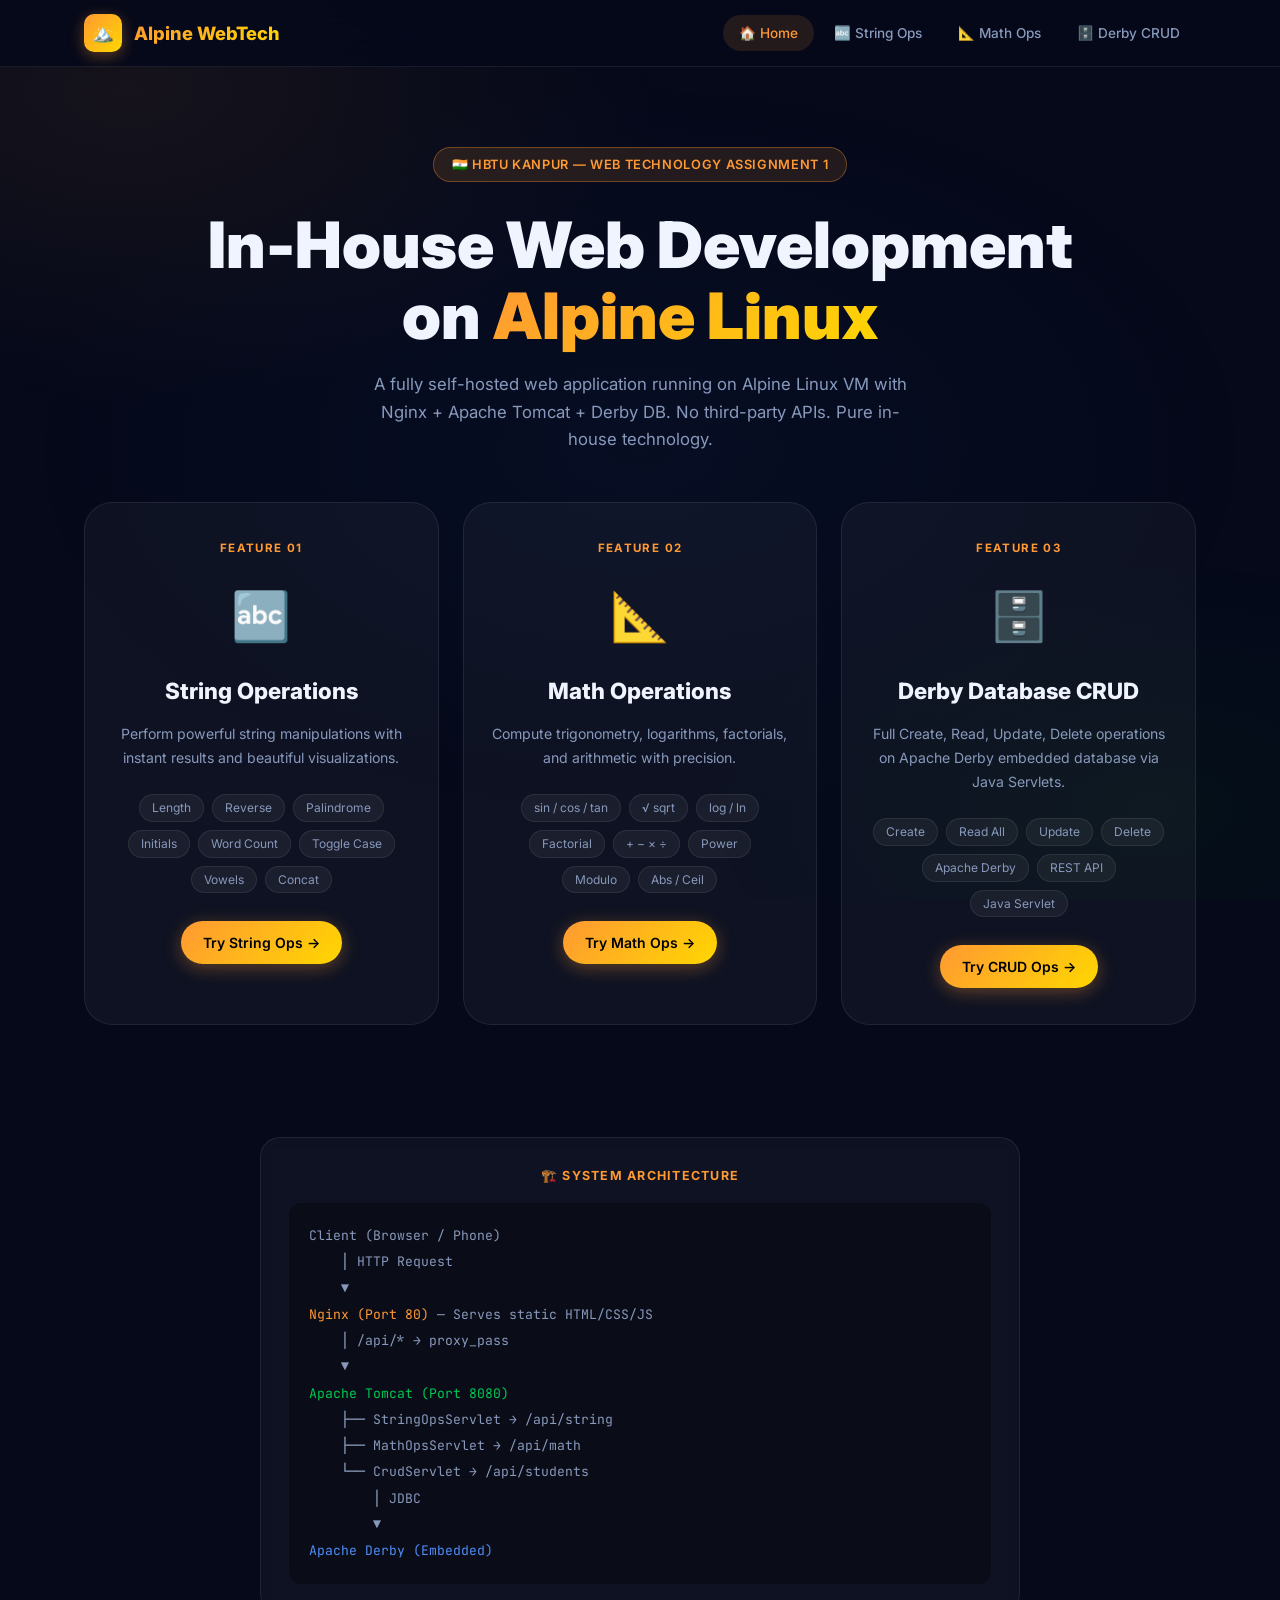
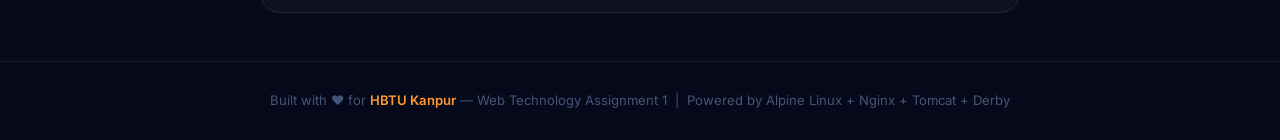
<file: src/main/webapp/index.html>
<!DOCTYPE html>
<html lang="en">
<head>
  <meta charset="UTF-8"/>
  <meta name="viewport" content="width=device-width, initial-scale=1.0"/>
  <meta name="description" content="Alpine WebTech — HBTU Assignment: String Operations, Math Operations, and CRUD on Derby DB running on Alpine Linux with Nginx and Apache Tomcat."/>
  <title>Alpine WebTech — HBTU Web Technology Assignment</title>
  <link rel="stylesheet" href="css/style.css"/>
</head>
<body>
<div class="page">

  <!-- NAVBAR -->
  <nav class="navbar">
    <div class="container nav-inner">
      <a href="index.html" class="nav-brand">
        <div class="nav-logo">🏔️</div>
        <span class="nav-title">Alpine WebTech</span>
      </a>
      <ul class="nav-links">
        <li><a href="index.html" class="active">🏠 Home</a></li>
        <li><a href="string-ops.html">🔤 String Ops</a></li>
        <li><a href="math-ops.html">📐 Math Ops</a></li>
        <li><a href="crud.html">🗄️ Derby CRUD</a></li>
      </ul>
    </div>
  </nav>

  <main>
    <!-- HERO -->
    <section class="hero">
      <div class="container">
        <div class="hero-badge">🇮🇳 HBTU Kanpur — Web Technology Assignment 1</div>
        <h1>In-House Web Development<br/>on <span>Alpine Linux</span></h1>
        <p>A fully self-hosted web application running on Alpine Linux VM with Nginx + Apache Tomcat + Derby DB. No third-party APIs. Pure in-house technology.</p>

        <!-- FEATURES GRID -->
        <div class="features-grid">

          <!-- Feature 1 -->
          <a href="string-ops.html" class="feat-card">
            <div class="feat-num">Feature 01</div>
            <span class="feat-icon">🔤</span>
            <div class="feat-title">String Operations</div>
            <div class="feat-desc">Perform powerful string manipulations with instant results and beautiful visualizations.</div>
            <div class="feat-tags">
              <span class="tag">Length</span>
              <span class="tag">Reverse</span>
              <span class="tag">Palindrome</span>
              <span class="tag">Initials</span>
              <span class="tag">Word Count</span>
              <span class="tag">Toggle Case</span>
              <span class="tag">Vowels</span>
              <span class="tag">Concat</span>
            </div>
            <span class="btn btn-primary">Try String Ops →</span>
          </a>

          <!-- Feature 2 -->
          <a href="math-ops.html" class="feat-card">
            <div class="feat-num">Feature 02</div>
            <span class="feat-icon">📐</span>
            <div class="feat-title">Math Operations</div>
            <div class="feat-desc">Compute trigonometry, logarithms, factorials, and arithmetic with precision.</div>
            <div class="feat-tags">
              <span class="tag">sin / cos / tan</span>
              <span class="tag">√ sqrt</span>
              <span class="tag">log / ln</span>
              <span class="tag">Factorial</span>
              <span class="tag">+ − × ÷</span>
              <span class="tag">Power</span>
              <span class="tag">Modulo</span>
              <span class="tag">Abs / Ceil</span>
            </div>
            <span class="btn btn-primary">Try Math Ops →</span>
          </a>

          <!-- Feature 3 -->
          <a href="crud.html" class="feat-card">
            <div class="feat-num">Feature 03</div>
            <span class="feat-icon">🗄️</span>
            <div class="feat-title">Derby Database CRUD</div>
            <div class="feat-desc">Full Create, Read, Update, Delete operations on Apache Derby embedded database via Java Servlets.</div>
            <div class="feat-tags">
              <span class="tag">Create</span>
              <span class="tag">Read All</span>
              <span class="tag">Update</span>
              <span class="tag">Delete</span>
              <span class="tag">Apache Derby</span>
              <span class="tag">REST API</span>
              <span class="tag">Java Servlet</span>
            </div>
            <span class="btn btn-primary">Try CRUD Ops →</span>
          </a>
        </div>
      </div>
    </section>

    <!-- ARCHITECTURE INFO -->
    <section style="padding:48px 0;">
      <div class="container">
        <div class="card" style="max-width:760px;margin:0 auto;text-align:center;">
          <div style="font-size:.78rem;font-weight:700;letter-spacing:.1em;text-transform:uppercase;color:var(--saffron);margin-bottom:16px;">🏗️ System Architecture</div>
          <div style="font-family:'JetBrains Mono',monospace;font-size:.82rem;color:var(--txt2);line-height:2;text-align:left;background:rgba(0,0,0,.3);border-radius:12px;padding:20px;">
            Client (Browser / Phone)<br/>
            &nbsp;&nbsp;&nbsp;&nbsp;│  HTTP Request<br/>
            &nbsp;&nbsp;&nbsp;&nbsp;▼<br/>
            <span style="color:var(--saffron)">Nginx (Port 80)</span> — Serves static HTML/CSS/JS<br/>
            &nbsp;&nbsp;&nbsp;&nbsp;│  /api/* → proxy_pass<br/>
            &nbsp;&nbsp;&nbsp;&nbsp;▼<br/>
            <span style="color:var(--green)">Apache Tomcat (Port 8080)</span><br/>
            &nbsp;&nbsp;&nbsp;&nbsp;├── StringOpsServlet → /api/string<br/>
            &nbsp;&nbsp;&nbsp;&nbsp;├── MathOpsServlet  → /api/math<br/>
            &nbsp;&nbsp;&nbsp;&nbsp;└── CrudServlet     → /api/students<br/>
            &nbsp;&nbsp;&nbsp;&nbsp;&nbsp;&nbsp;&nbsp;&nbsp;│  JDBC<br/>
            &nbsp;&nbsp;&nbsp;&nbsp;&nbsp;&nbsp;&nbsp;&nbsp;▼<br/>
            <span style="color:var(--blue)">Apache Derby (Embedded)</span>
          </div>
        </div>
      </div>
    </section>
  </main>

  <footer class="footer">
    <div class="container">
      Built with ❤️ for <span>HBTU Kanpur</span> — Web Technology Assignment 1 &nbsp;|&nbsp; Powered by Alpine Linux + Nginx + Tomcat + Derby
    </div>
  </footer>
</div>
<script src="js/config.js"></script>
</body>
</html>
</file>
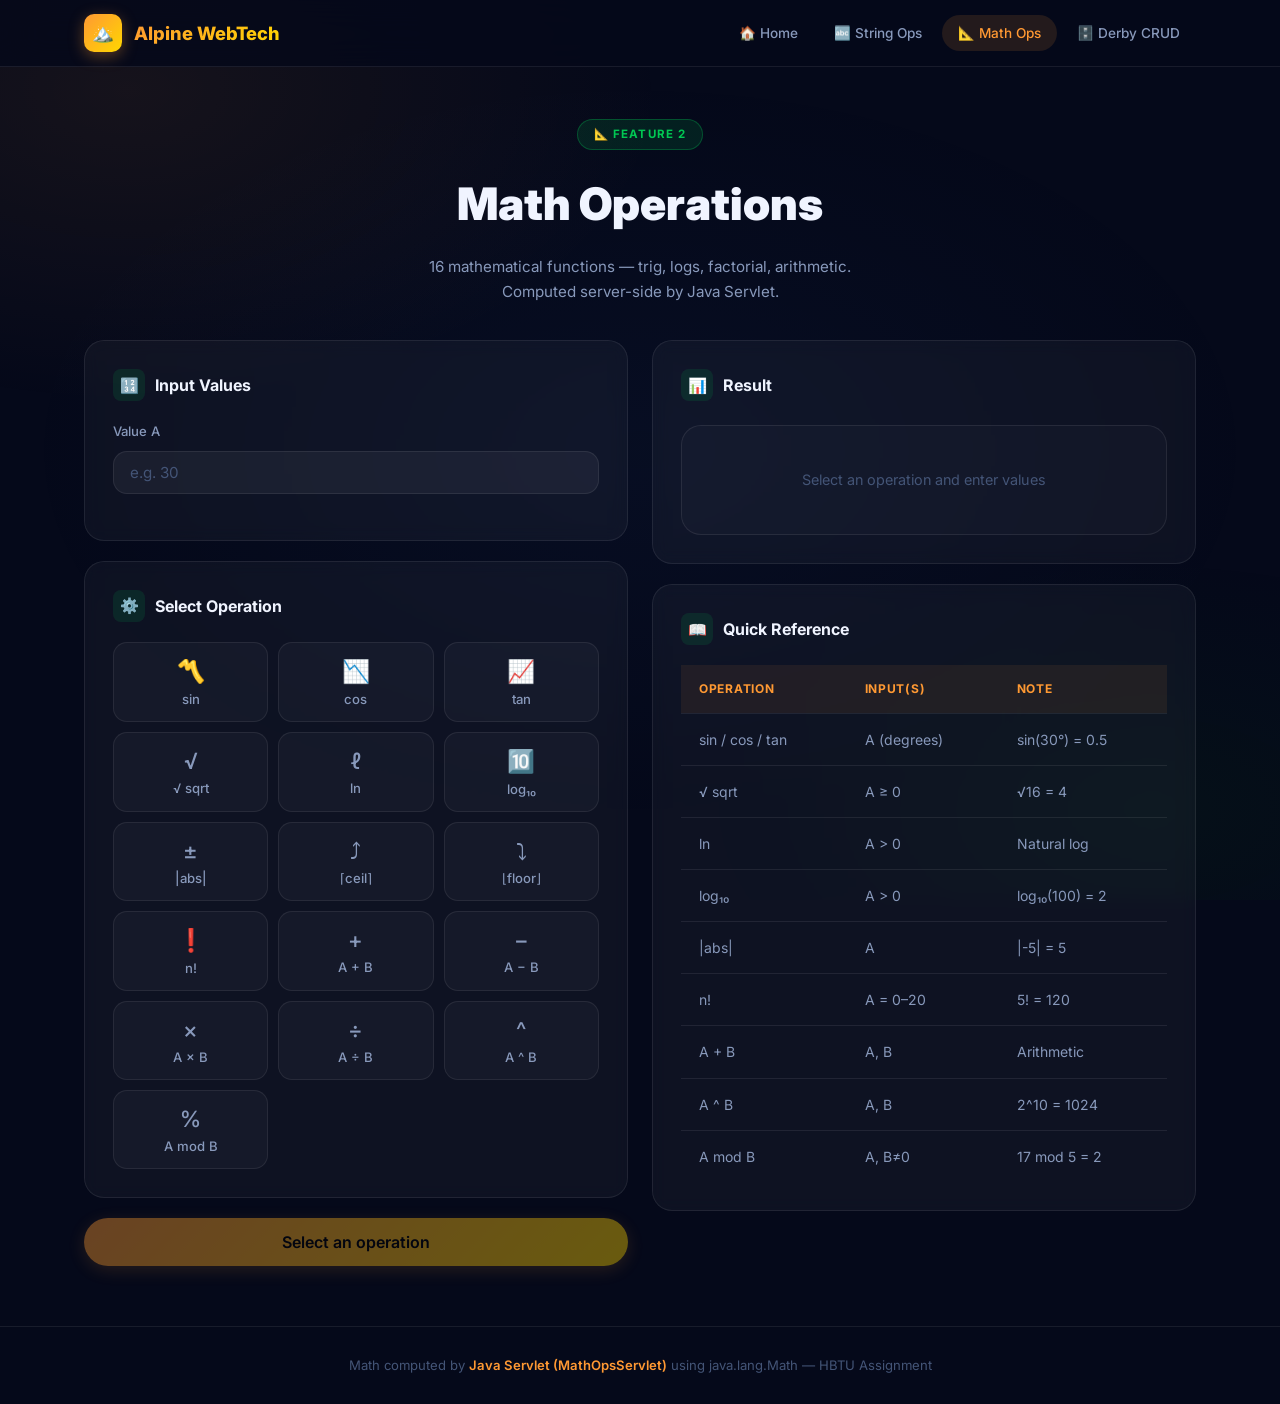
<file: src/main/webapp/math-ops.html>
<!DOCTYPE html>
<html lang="en">
<head>
  <meta charset="UTF-8"/>
  <meta name="viewport" content="width=device-width, initial-scale=1.0"/>
  <meta name="description" content="Math Operations — sin, cos, tan, sqrt, log, factorial, arithmetic. HBTU Web Tech Assignment."/>
  <title>Math Operations — Alpine WebTech</title>
  <link rel="stylesheet" href="css/style.css"/>
</head>
<body>
<div class="page">

  <nav class="navbar">
    <div class="container nav-inner">
      <a href="index.html" class="nav-brand">
        <div class="nav-logo">🏔️</div>
        <span class="nav-title">Alpine WebTech</span>
      </a>
      <ul class="nav-links">
        <li><a href="index.html">🏠 Home</a></li>
        <li><a href="string-ops.html">🔤 String Ops</a></li>
        <li><a href="math-ops.html" class="active">📐 Math Ops</a></li>
        <li><a href="crud.html">🗄️ Derby CRUD</a></li>
      </ul>
    </div>
  </nav>

  <main>
    <div class="page-header">
      <div class="container">
        <div class="page-badge badge-green">📐 Feature 2</div>
        <h1>Math Operations</h1>
        <p>16 mathematical functions — trig, logs, factorial, arithmetic. Computed server-side by Java Servlet.</p>
      </div>
    </div>

    <div class="container" style="padding-bottom:60px;">
      <div style="display:grid;grid-template-columns:1fr 1fr;gap:24px;align-items:start;">

        <!-- LEFT -->
        <div style="display:flex;flex-direction:column;gap:20px;">
          <div class="card">
            <div class="card-title"><span class="ct-icon ct-green">🔢</span> Input Values</div>

            <div class="form-group">
              <label class="form-label" id="a-label" for="a-val">Value A</label>
              <input class="form-input" id="a-val" type="number" step="any" placeholder="e.g. 30"/>
            </div>

            <div class="form-group" id="b-wrap" style="display:none;">
              <label class="form-label" for="b-val">Value B</label>
              <input class="form-input" id="b-val" type="number" step="any" placeholder="e.g. 5"/>
            </div>
          </div>

          <div class="card">
            <div class="card-title"><span class="ct-icon ct-green">⚙️</span> Select Operation</div>
            <div class="ops-grid" id="math-ops-grid"></div>
          </div>

          <button class="btn btn-primary btn-lg btn-block" id="math-run-btn" onclick="runMathOp()" disabled>
            Select an operation
          </button>
        </div>

        <!-- RIGHT -->
        <div style="display:flex;flex-direction:column;gap:20px;">
          <div class="card">
            <div class="card-title"><span class="ct-icon ct-green">📊</span> Result</div>
            <div class="result-box" id="math-result-box">
              <div class="result-placeholder">Select an operation and enter values</div>
            </div>
          </div>

          <div class="card">
            <div class="card-title"><span class="ct-icon ct-green">📖</span> Quick Reference</div>
            <table>
              <thead><tr><th>Operation</th><th>Input(s)</th><th>Note</th></tr></thead>
              <tbody>
                <tr><td>sin / cos / tan</td><td>A (degrees)</td><td>sin(30°) = 0.5</td></tr>
                <tr><td>√ sqrt</td><td>A ≥ 0</td><td>√16 = 4</td></tr>
                <tr><td>ln</td><td>A &gt; 0</td><td>Natural log</td></tr>
                <tr><td>log₁₀</td><td>A &gt; 0</td><td>log₁₀(100) = 2</td></tr>
                <tr><td>|abs|</td><td>A</td><td>|-5| = 5</td></tr>
                <tr><td>n!</td><td>A = 0–20</td><td>5! = 120</td></tr>
                <tr><td>A + B</td><td>A, B</td><td>Arithmetic</td></tr>
                <tr><td>A ^ B</td><td>A, B</td><td>2^10 = 1024</td></tr>
                <tr><td>A mod B</td><td>A, B≠0</td><td>17 mod 5 = 2</td></tr>
              </tbody>
            </table>
          </div>
        </div>
      </div>
    </div>
  </main>

  <footer class="footer">
    <div class="container">
      Math computed by <span>Java Servlet (MathOpsServlet)</span> using java.lang.Math — HBTU Assignment
    </div>
  </footer>
</div>

<div class="toast-stack" id="toast-stack"></div>
<script src="js/config.js"></script>
<script src="js/math-ops.js"></script>
</body>
</html>
</file>
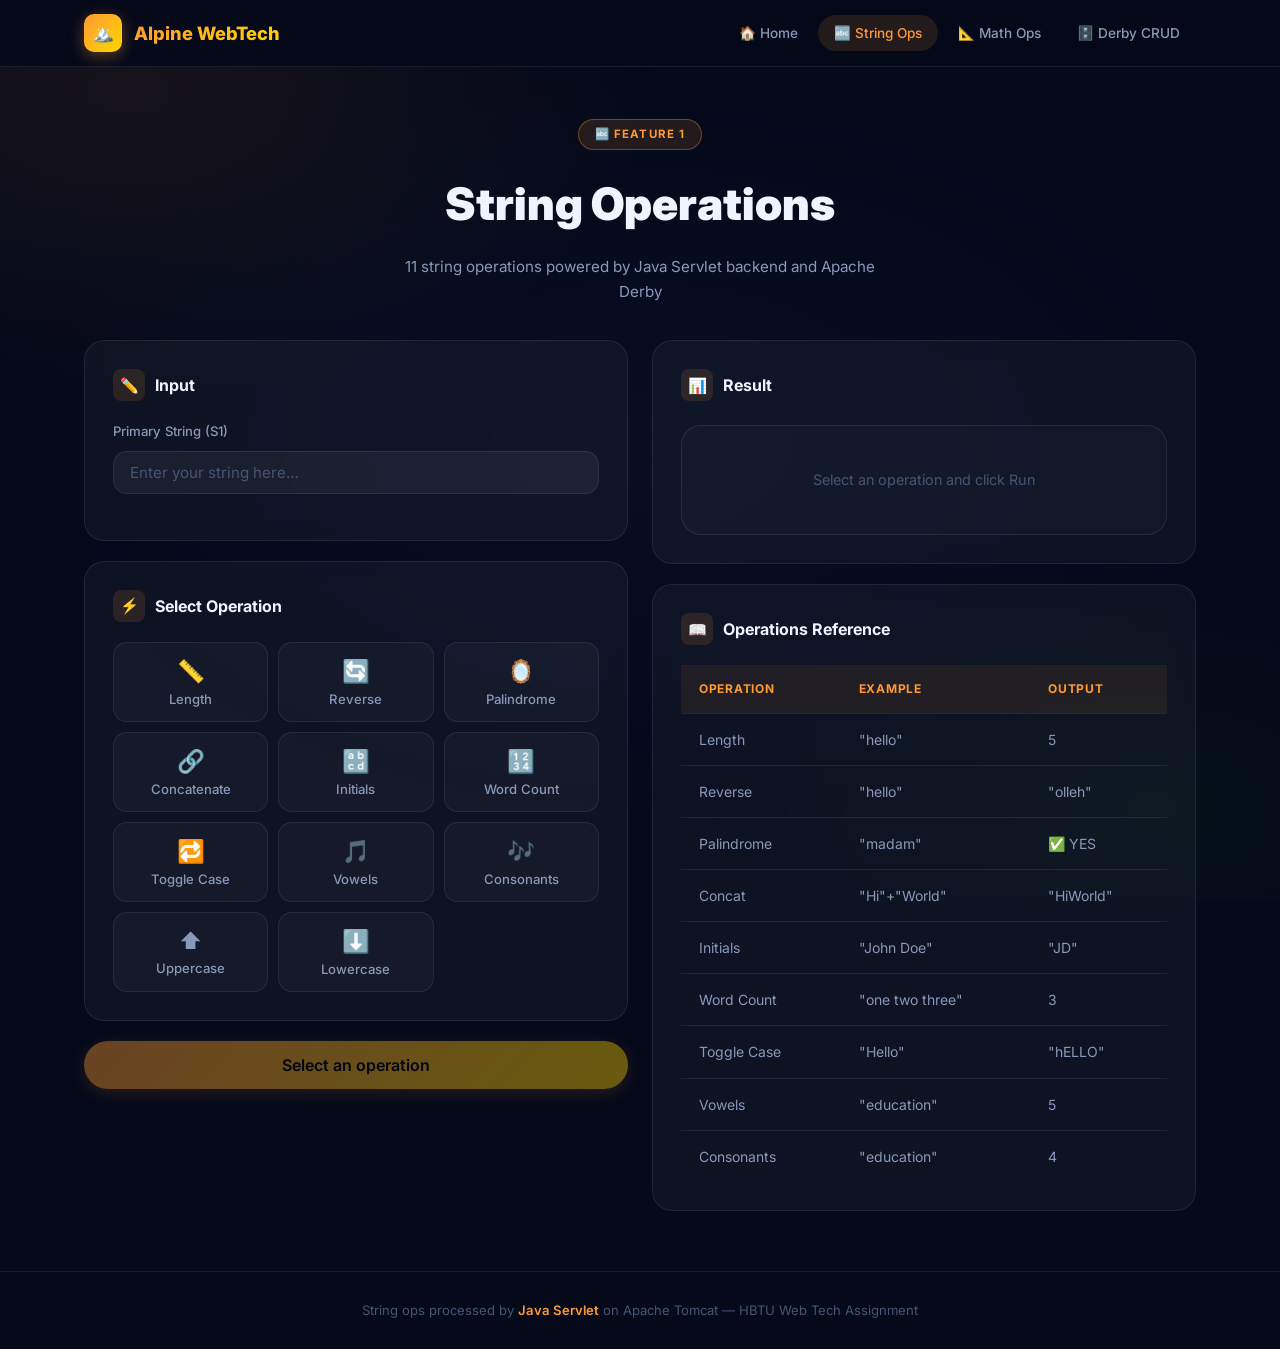
<file: src/main/webapp/string-ops.html>
<!DOCTYPE html>
<html lang="en">
<head>
  <meta charset="UTF-8"/>
  <meta name="viewport" content="width=device-width, initial-scale=1.0"/>
  <meta name="description" content="String Operations — HBTU Web Tech Assignment. Reverse, palindrome, length, initials, word count, toggle case and more."/>
  <title>String Operations — Alpine WebTech</title>
  <link rel="stylesheet" href="css/style.css"/>
</head>
<body>
<div class="page">

  <nav class="navbar">
    <div class="container nav-inner">
      <a href="index.html" class="nav-brand">
        <div class="nav-logo">🏔️</div>
        <span class="nav-title">Alpine WebTech</span>
      </a>
      <ul class="nav-links">
        <li><a href="index.html">🏠 Home</a></li>
        <li><a href="string-ops.html" class="active">🔤 String Ops</a></li>
        <li><a href="math-ops.html">📐 Math Ops</a></li>
        <li><a href="crud.html">🗄️ Derby CRUD</a></li>
      </ul>
    </div>
  </nav>

  <main>
    <div class="page-header">
      <div class="container">
        <div class="page-badge badge-saffron">🔤 Feature 1</div>
        <h1>String Operations</h1>
        <p>11 string operations powered by Java Servlet backend and Apache Derby</p>
      </div>
    </div>

    <div class="container" style="padding-bottom:60px;">
      <div style="display:grid;grid-template-columns:1fr 1fr;gap:24px;align-items:start;">

        <!-- LEFT: Input + Ops -->
        <div style="display:flex;flex-direction:column;gap:20px;">

          <div class="card">
            <div class="card-title">
              <span class="ct-icon ct-saffron">✏️</span> Input
            </div>

            <div class="form-group">
              <label class="form-label" for="s1">Primary String (S1)</label>
              <input class="form-input" id="s1" type="text" placeholder="Enter your string here…" autocomplete="off"/>
            </div>

            <div class="form-group" id="s2-wrap" style="display:none;">
              <label class="form-label" for="s2">Second String (S2) — for Concat</label>
              <input class="form-input" id="s2" type="text" placeholder="Enter second string…" autocomplete="off"/>
            </div>
          </div>

          <div class="card">
            <div class="card-title">
              <span class="ct-icon ct-saffron">⚡</span> Select Operation
            </div>
            <div class="ops-grid" id="ops-grid"></div>
          </div>

          <button class="btn btn-primary btn-lg btn-block" id="run-btn" onclick="runOperation()" disabled>
            Select an operation
          </button>
        </div>

        <!-- RIGHT: Result -->
        <div style="display:flex;flex-direction:column;gap:20px;">
          <div class="card">
            <div class="card-title">
              <span class="ct-icon ct-saffron">📊</span> Result
            </div>
            <div class="result-box" id="result-box">
              <div class="result-placeholder">Select an operation and click Run</div>
            </div>
          </div>

          <!-- Reference Card -->
          <div class="card">
            <div class="card-title">
              <span class="ct-icon ct-saffron">📖</span> Operations Reference
            </div>
            <table>
              <thead><tr><th>Operation</th><th>Example</th><th>Output</th></tr></thead>
              <tbody>
                <tr><td>Length</td><td>"hello"</td><td>5</td></tr>
                <tr><td>Reverse</td><td>"hello"</td><td>"olleh"</td></tr>
                <tr><td>Palindrome</td><td>"madam"</td><td>✅ YES</td></tr>
                <tr><td>Concat</td><td>"Hi"+"World"</td><td>"HiWorld"</td></tr>
                <tr><td>Initials</td><td>"John Doe"</td><td>"JD"</td></tr>
                <tr><td>Word Count</td><td>"one two three"</td><td>3</td></tr>
                <tr><td>Toggle Case</td><td>"Hello"</td><td>"hELLO"</td></tr>
                <tr><td>Vowels</td><td>"education"</td><td>5</td></tr>
                <tr><td>Consonants</td><td>"education"</td><td>4</td></tr>
              </tbody>
            </table>
          </div>
        </div>
      </div>
    </div>
  </main>

  <footer class="footer">
    <div class="container">
      String ops processed by <span>Java Servlet</span> on Apache Tomcat — HBTU Web Tech Assignment
    </div>
  </footer>
</div>

<div class="toast-stack" id="toast-stack"></div>
<script src="js/config.js"></script>
<script src="js/string-ops.js"></script>
</body>
</html>
</file>
<file: src/main/webapp/css/style.css>
/* ============================================================
   ALPINE WEBTECH — PREMIUM DARK UI
   Design: Glassmorphism + Indian Tricolor Accents
   Font: Inter (Google Fonts)
   ============================================================ */
@import url('https://fonts.googleapis.com/css2?family=Inter:wght@300;400;500;600;700;800;900&family=JetBrains+Mono:wght@400;600&display=swap');

/* ── TOKENS ─────────────────────────────────────────────── */
:root {
  --bg:          #05091a;
  --bg2:         #0a1025;
  --bg3:         #0e1530;
  --glass:       rgba(255,255,255,0.04);
  --glass-hover: rgba(255,255,255,0.07);
  --border:      rgba(255,255,255,0.08);
  --border-act:  rgba(255,153,51,0.35);

  --saffron:     #FF9933;
  --saffron-lt:  #FFB347;
  --saffron-dim: rgba(255,153,51,0.12);
  --green:       #00c853;
  --green-dim:   rgba(0,200,83,0.12);
  --blue:        #4f8ef7;
  --blue-dim:    rgba(79,142,247,0.12);
  --red:         #ff5252;
  --red-dim:     rgba(255,82,82,0.12);

  --txt:         #f0f4ff;
  --txt2:        #8899bb;
  --txt3:        #445577;

  --r-sm: 8px;  --r-md: 14px; --r-lg: 20px;
  --r-xl: 28px; --r-pill: 9999px;

  --shadow-glow: 0 0 40px rgba(255,153,51,0.15);
  --shadow-card: 0 8px 32px rgba(0,0,0,0.5);
  --t: 250ms ease;
}

/* ── RESET ──────────────────────────────────────────────── */
*, *::before, *::after { box-sizing: border-box; margin:0; padding:0; }
html { scroll-behavior: smooth; }
body {
  font-family: 'Inter', sans-serif;
  background: var(--bg);
  color: var(--txt);
  min-height: 100vh;
  line-height: 1.65;
  overflow-x: hidden;
}
a { text-decoration: none; color: inherit; }

/* Ambient glow background */
body::before {
  content:'';
  position:fixed; inset:0; pointer-events:none; z-index:0;
  background:
    radial-gradient(ellipse 60% 50% at 10% 10%, rgba(255,153,51,.07) 0%, transparent 70%),
    radial-gradient(ellipse 50% 40% at 90% 90%, rgba(19,136,8,.06) 0%, transparent 70%),
    radial-gradient(ellipse 70% 60% at 50% 50%, rgba(79,142,247,.04) 0%, transparent 70%);
}

/* ── SCROLLBAR ──────────────────────────────────────────── */
::-webkit-scrollbar { width:6px; }
::-webkit-scrollbar-track { background:var(--bg2); }
::-webkit-scrollbar-thumb { background:var(--bg3); border-radius:3px; }
::-webkit-scrollbar-thumb:hover { background:rgba(255,153,51,.3); }

/* ── LAYOUT ─────────────────────────────────────────────── */
.page { position:relative; z-index:1; min-height:100vh; display:flex; flex-direction:column; }
.container { max-width:1160px; margin:0 auto; padding:0 24px; }

/* ── NAVBAR ─────────────────────────────────────────────── */
.navbar {
  position:sticky; top:0; z-index:100;
  background:rgba(5,9,26,.85);
  backdrop-filter:blur(20px);
  border-bottom:1px solid var(--border);
  padding:14px 0;
}
.nav-inner { display:flex; align-items:center; justify-content:space-between; gap:24px; }
.nav-brand { display:flex; align-items:center; gap:12px; font-size:1.15rem; font-weight:800; }
.nav-logo {
  width:38px; height:38px; border-radius:10px;
  background:linear-gradient(135deg,#FF9933,#FFD700);
  display:flex; align-items:center; justify-content:center; font-size:1.1rem;
  box-shadow:0 4px 15px rgba(255,153,51,.35);
}
.nav-title { background:linear-gradient(135deg,#FF9933,#FFD700); -webkit-background-clip:text; -webkit-text-fill-color:transparent; background-clip:text; }
.nav-links { display:flex; align-items:center; gap:4px; list-style:none; }
.nav-links a {
  display:flex; align-items:center; gap:6px;
  padding:7px 16px; border-radius:var(--r-pill);
  font-size:.85rem; font-weight:500; color:var(--txt2);
  transition:all var(--t);
}
.nav-links a:hover, .nav-links a.active {
  background:var(--saffron-dim); color:var(--saffron);
}

/* ── HERO ───────────────────────────────────────────────── */
.hero { padding:80px 0 64px; text-align:center; }
.hero-badge {
  display:inline-flex; align-items:center; gap:8px;
  padding:6px 18px; border-radius:var(--r-pill);
  background:var(--saffron-dim); border:1px solid var(--border-act);
  font-size:.8rem; font-weight:600; color:var(--saffron); letter-spacing:.05em;
  text-transform:uppercase; margin-bottom:28px;
  animation:slideDown .6s ease both;
}
.hero h1 {
  font-size:clamp(2.2rem,5vw,4rem); font-weight:900; line-height:1.1;
  margin-bottom:20px; animation:slideUp .6s .1s ease both;
}
.hero h1 span { background:linear-gradient(135deg,#FF9933,#FFD700); -webkit-background-clip:text; -webkit-text-fill-color:transparent; background-clip:text; }
.hero p {
  font-size:1.05rem; color:var(--txt2); max-width:560px; margin:0 auto 48px;
  animation:slideUp .6s .2s ease both;
}

/* ── FEATURE CARDS ──────────────────────────────────────── */
.features-grid { display:grid; grid-template-columns:repeat(3,1fr); gap:24px; }
.feat-card {
  position:relative; overflow:hidden;
  background:var(--glass); border:1px solid var(--border);
  border-radius:var(--r-xl); padding:36px 28px; text-align:center;
  transition:all .4s ease; cursor:pointer;
  animation:fadeIn .6s ease both;
}
.feat-card:nth-child(1){animation-delay:.1s}
.feat-card:nth-child(2){animation-delay:.2s}
.feat-card:nth-child(3){animation-delay:.3s}
.feat-card::before {
  content:''; position:absolute; inset:0;
  background:radial-gradient(circle at 50% 0%, rgba(255,153,51,.08) 0%, transparent 70%);
  opacity:0; transition:opacity .4s;
}
.feat-card:hover { transform:translateY(-10px); border-color:var(--border-act); box-shadow:var(--shadow-glow),var(--shadow-card); }
.feat-card:hover::before { opacity:1; }
.feat-num { font-size:.72rem; font-weight:700; letter-spacing:.12em; text-transform:uppercase; color:var(--saffron); margin-bottom:18px; }
.feat-icon { font-size:3rem; display:block; margin-bottom:18px; }
.feat-title { font-size:1.4rem; font-weight:800; margin-bottom:12px; }
.feat-desc { font-size:.88rem; color:var(--txt2); line-height:1.7; margin-bottom:24px; }
.feat-tags { display:flex; flex-wrap:wrap; gap:8px; justify-content:center; margin-bottom:28px; }
.tag { padding:3px 12px; border-radius:var(--r-pill); background:rgba(255,255,255,.05); border:1px solid var(--border); font-size:.75rem; color:var(--txt2); }

/* ── BUTTONS ────────────────────────────────────────────── */
.btn {
  display:inline-flex; align-items:center; justify-content:center; gap:8px;
  padding:10px 22px; border-radius:var(--r-pill);
  font-family:'Inter',sans-serif; font-size:.875rem; font-weight:600;
  cursor:pointer; border:none; transition:all var(--t); text-decoration:none;
}
.btn-primary { background:linear-gradient(135deg,#FF9933,#FFD700); color:#000; box-shadow:0 4px 18px rgba(255,153,51,.35); }
.btn-primary:hover { transform:translateY(-2px); box-shadow:0 8px 28px rgba(255,153,51,.5); }
.btn-outline { background:transparent; color:var(--txt); border:1px solid var(--border); }
.btn-outline:hover { background:var(--glass-hover); border-color:var(--border-act); }
.btn-danger { background:var(--red-dim); color:var(--red); border:1px solid rgba(255,82,82,.2); }
.btn-danger:hover { background:rgba(255,82,82,.2); }
.btn-success-outline { background:var(--green-dim); color:var(--green); border:1px solid rgba(0,200,83,.2); }
.btn-success-outline:hover { background:rgba(0,200,83,.2); }
.btn-sm { padding:6px 14px; font-size:.78rem; }
.btn-lg { padding:14px 32px; font-size:1rem; }
.btn-block { width:100%; }
.btn:disabled { opacity:.4; cursor:not-allowed; transform:none !important; }

/* ── PAGE HEADER ────────────────────────────────────────── */
.page-header { padding:52px 0 36px; text-align:center; }
.page-badge {
  display:inline-flex; align-items:center; gap:8px;
  padding:5px 16px; border-radius:var(--r-pill);
  font-size:.72rem; font-weight:700; letter-spacing:.1em; text-transform:uppercase;
  margin-bottom:18px;
}
.badge-saffron { background:var(--saffron-dim); border:1px solid var(--border-act); color:var(--saffron); }
.badge-green   { background:var(--green-dim);   border:1px solid rgba(0,200,83,.3); color:var(--green); }
.badge-blue    { background:var(--blue-dim);    border:1px solid rgba(79,142,247,.3); color:var(--blue); }
.page-header h1 { font-size:clamp(1.8rem,4vw,2.8rem); font-weight:900; margin-bottom:12px; }
.page-header p  { font-size:.95rem; color:var(--txt2); max-width:480px; margin:0 auto; }

/* ── CARD ───────────────────────────────────────────────── */
.card {
  background:var(--glass); border:1px solid var(--border);
  border-radius:var(--r-lg); padding:28px; backdrop-filter:blur(8px);
  transition:border-color var(--t);
}
.card:hover { border-color:rgba(255,153,51,.15); }
.card-title { font-size:1rem; font-weight:700; margin-bottom:20px; display:flex; align-items:center; gap:10px; }
.card-title .ct-icon { width:32px; height:32px; border-radius:8px; display:flex; align-items:center; justify-content:center; font-size:.95rem; }
.ct-saffron { background:var(--saffron-dim); }
.ct-green   { background:var(--green-dim); }

/* ── FORM ───────────────────────────────────────────────── */
.form-group { margin-bottom:18px; }
.form-label { display:block; font-size:.82rem; font-weight:500; color:var(--txt2); margin-bottom:8px; }
.form-input, .form-select {
  width:100%; padding:11px 16px;
  background:rgba(255,255,255,.05); border:1px solid var(--border);
  border-radius:var(--r-md); color:var(--txt);
  font-family:'Inter',sans-serif; font-size:.95rem; outline:none;
  transition:all var(--t);
}
.form-input:focus, .form-select:focus {
  border-color:var(--saffron); background:rgba(255,153,51,.04);
  box-shadow:0 0 0 3px rgba(255,153,51,.12);
}
.form-input::placeholder { color:var(--txt3); }
.form-select option { background:var(--bg2); color:var(--txt); }
.form-row { display:grid; grid-template-columns:1fr 1fr; gap:16px; }

/* ── OPS GRID (operation buttons) ───────────────────────── */
.ops-grid {
  display:grid; grid-template-columns:repeat(auto-fill, minmax(130px,1fr)); gap:10px;
}
.op-btn {
  display:flex; flex-direction:column; align-items:center; gap:6px;
  padding:14px 10px; background:rgba(255,255,255,.03);
  border:1px solid var(--border); border-radius:var(--r-md);
  cursor:pointer; font-family:'Inter',sans-serif;
  color:var(--txt2); font-size:.82rem; font-weight:500;
  transition:all var(--t);
}
.op-btn:hover { background:var(--saffron-dim); border-color:var(--border-act); color:var(--saffron); transform:translateY(-2px); }
.op-btn.selected { background:var(--saffron-dim); border-color:var(--saffron); color:var(--saffron); }
.op-btn .oi { font-size:1.4rem; }

/* ── RESULT BOX ─────────────────────────────────────────── */
.result-box {
  margin-top:24px; padding:28px; border-radius:var(--r-lg);
  border:1px solid var(--border); background:rgba(255,255,255,.02);
  min-height:110px; display:flex; flex-direction:column;
  align-items:center; justify-content:center; gap:10px;
  transition:all var(--t); text-align:center;
}
.result-box.success { border-color:rgba(255,153,51,.3); background:rgba(255,153,51,.04); }
.result-box.error   { border-color:rgba(255,82,82,.3);  background:rgba(255,82,82,.04); }
.result-label { font-size:.72rem; font-weight:700; letter-spacing:.1em; text-transform:uppercase; color:var(--txt3); }
.result-val { font-size:2.4rem; font-weight:800; color:var(--saffron); word-break:break-all; font-family:'JetBrains Mono',monospace; }
.result-val.error-txt { color:var(--red); font-size:1rem; font-family:'Inter',sans-serif; }
.result-op  { font-size:.85rem; color:var(--txt2); }
.result-placeholder { color:var(--txt3); font-size:.9rem; }

/* ── TABLE ──────────────────────────────────────────────── */
.table-wrap { overflow-x:auto; border-radius:var(--r-lg); border:1px solid var(--border); }
table { width:100%; border-collapse:collapse; }
thead { background:rgba(255,153,51,.08); }
thead th { padding:14px 18px; font-size:.75rem; font-weight:700; text-transform:uppercase; letter-spacing:.06em; color:var(--saffron); text-align:left; white-space:nowrap; }
tbody tr { border-top:1px solid var(--border); transition:background var(--t); }
tbody tr:hover { background:rgba(255,255,255,.03); }
tbody td { padding:14px 18px; font-size:.875rem; color:var(--txt2); }
td.col-id { font-weight:700; color:var(--saffron); font-size:.8rem; font-family:'JetBrains Mono',monospace; }
td.col-name { font-weight:600; color:var(--txt); }
td.col-cgpa { font-weight:600; color:var(--green); }
.no-data { text-align:center; color:var(--txt3); padding:40px !important; }

/* ── MODAL ──────────────────────────────────────────────── */
.modal-overlay {
  position:fixed; inset:0; background:rgba(0,0,0,.75);
  backdrop-filter:blur(8px); z-index:200;
  display:flex; align-items:center; justify-content:center; padding:24px;
  opacity:0; visibility:hidden; transition:all var(--t);
}
.modal-overlay.open { opacity:1; visibility:visible; }
.modal {
  background:var(--bg2); border:1px solid var(--border);
  border-radius:var(--r-xl); padding:32px; max-width:480px; width:100%;
  box-shadow:0 24px 64px rgba(0,0,0,.7);
  transform:scale(.9) translateY(20px); transition:transform var(--t);
}
.modal-overlay.open .modal { transform:scale(1) translateY(0); }
.modal-head { display:flex; align-items:center; justify-content:space-between; margin-bottom:24px; }
.modal-title { font-size:1.15rem; font-weight:700; }
.modal-close { background:none; border:none; color:var(--txt2); font-size:1.4rem; cursor:pointer; padding:4px; border-radius:6px; transition:color var(--t); line-height:1; }
.modal-close:hover { color:var(--txt); }

/* ── TOAST ──────────────────────────────────────────────── */
.toast-stack { position:fixed; bottom:24px; right:24px; z-index:300; display:flex; flex-direction:column; gap:10px; }
.toast {
  display:flex; align-items:center; gap:12px;
  padding:14px 20px; border-radius:var(--r-md);
  background:var(--bg3); border:1px solid var(--border);
  box-shadow:var(--shadow-card); font-size:.875rem; font-weight:500;
  animation:toastIn .3s ease;
  max-width:320px;
}
.toast.success { border-color:rgba(0,200,83,.3); }
.toast.error   { border-color:rgba(255,82,82,.3); }
.toast-icon { font-size:1.1rem; flex-shrink:0; }
@keyframes toastIn { from { transform:translateX(100%); opacity:0; } to { transform:translateX(0); opacity:1; } }

/* ── STATS BAR ──────────────────────────────────────────── */
.stats-bar { display:flex; gap:20px; flex-wrap:wrap; }
.stat-item { text-align:center; }
.stat-val { font-size:1.6rem; font-weight:800; color:var(--saffron); font-family:'JetBrains Mono',monospace; }
.stat-lbl { font-size:.72rem; color:var(--txt3); text-transform:uppercase; letter-spacing:.06em; }

/* ── LOADER SPINNER ─────────────────────────────────────── */
.spinner { width:20px; height:20px; border:2px solid rgba(255,153,51,.2); border-top-color:var(--saffron); border-radius:50%; animation:spin .7s linear infinite; display:inline-block; }
@keyframes spin { to { transform:rotate(360deg); } }

/* ── FOOTER ─────────────────────────────────────────────── */
.footer { margin-top:auto; padding:28px 0; border-top:1px solid var(--border); text-align:center; font-size:.82rem; color:var(--txt3); }
.footer span { color:var(--saffron); font-weight:600; }

/* ── ANIMATIONS ─────────────────────────────────────────── */
@keyframes slideDown  { from{opacity:0;transform:translateY(-16px)} to{opacity:1;transform:none} }
@keyframes slideUp    { from{opacity:0;transform:translateY(16px)}  to{opacity:1;transform:none} }
@keyframes fadeIn     { from{opacity:0;transform:translateY(20px)}  to{opacity:1;transform:none} }

/* ── RESPONSIVE ─────────────────────────────────────────── */
@media(max-width:900px) {
  .features-grid { grid-template-columns:1fr; }
  .form-row { grid-template-columns:1fr; }
}
@media(max-width:640px) {
  .nav-links { display:none; }
  .ops-grid { grid-template-columns:repeat(3,1fr); }
  .result-val { font-size:1.6rem; }
}
</file>
